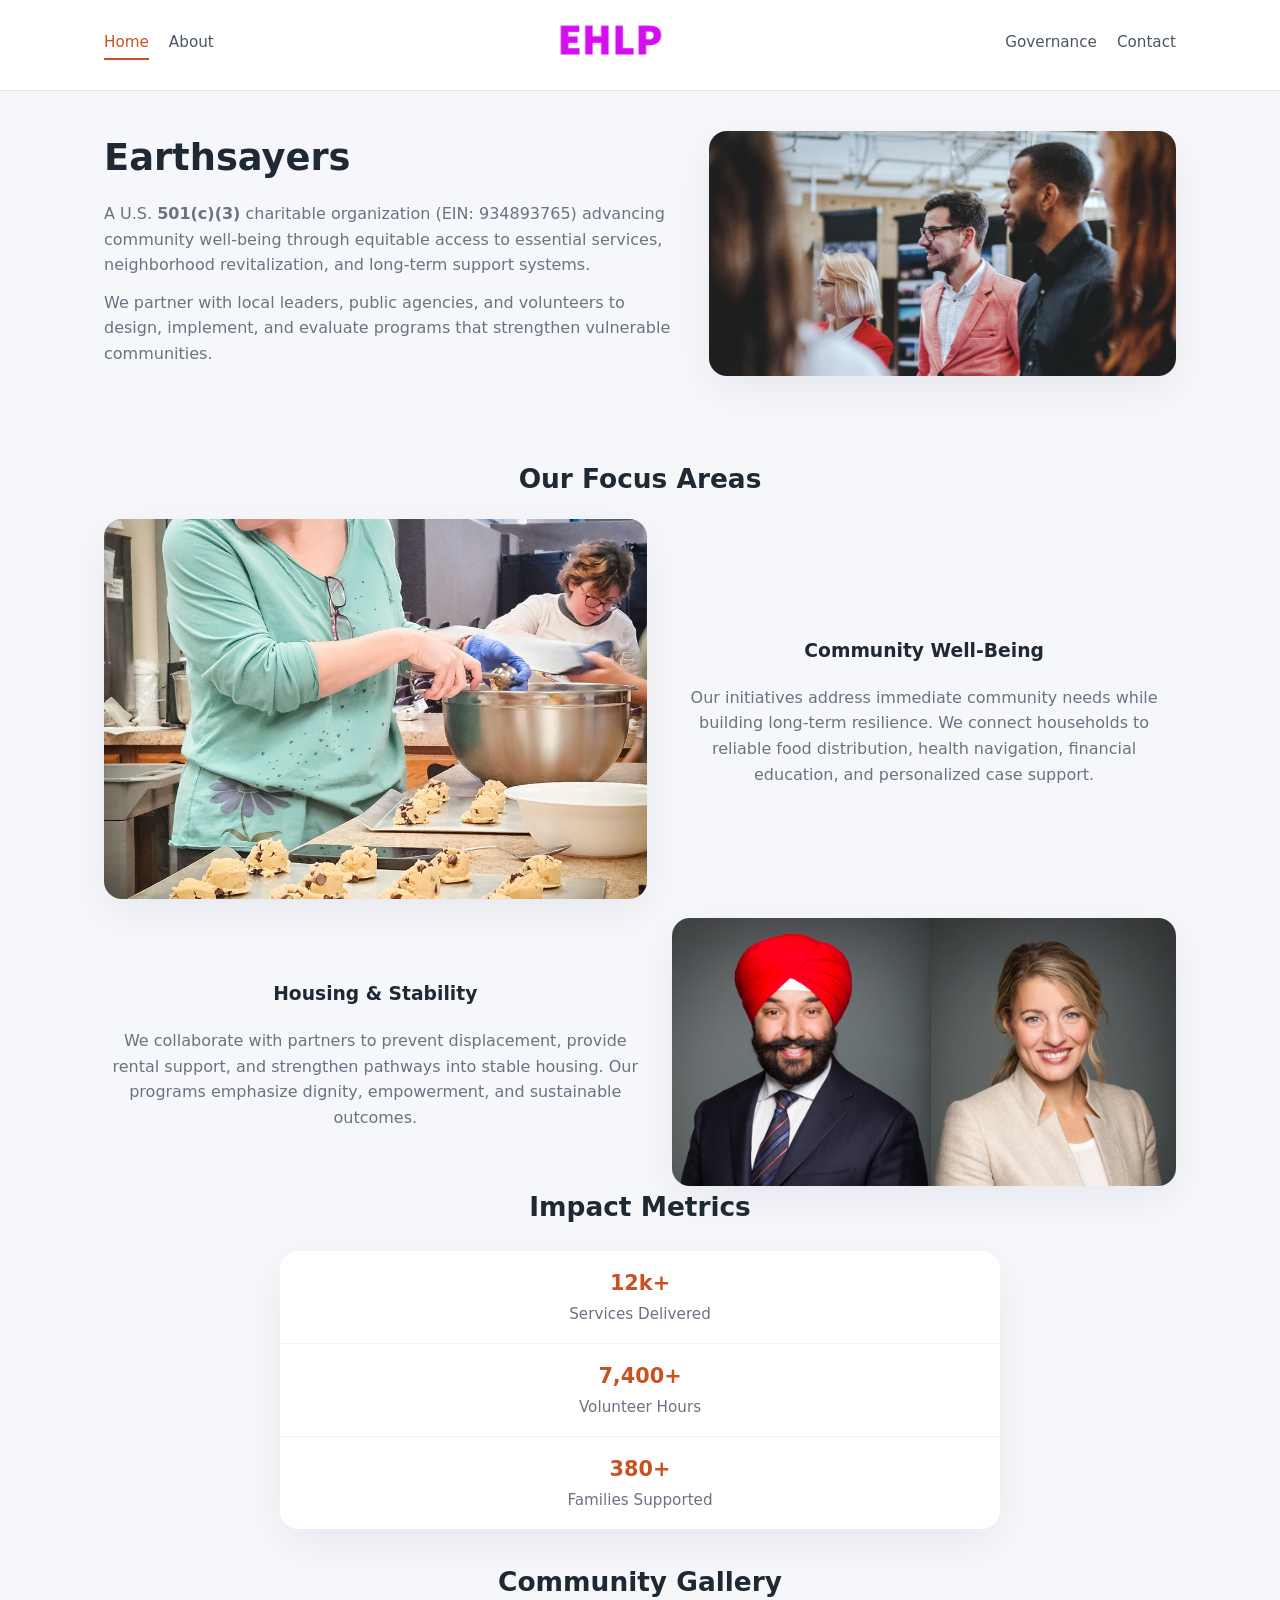
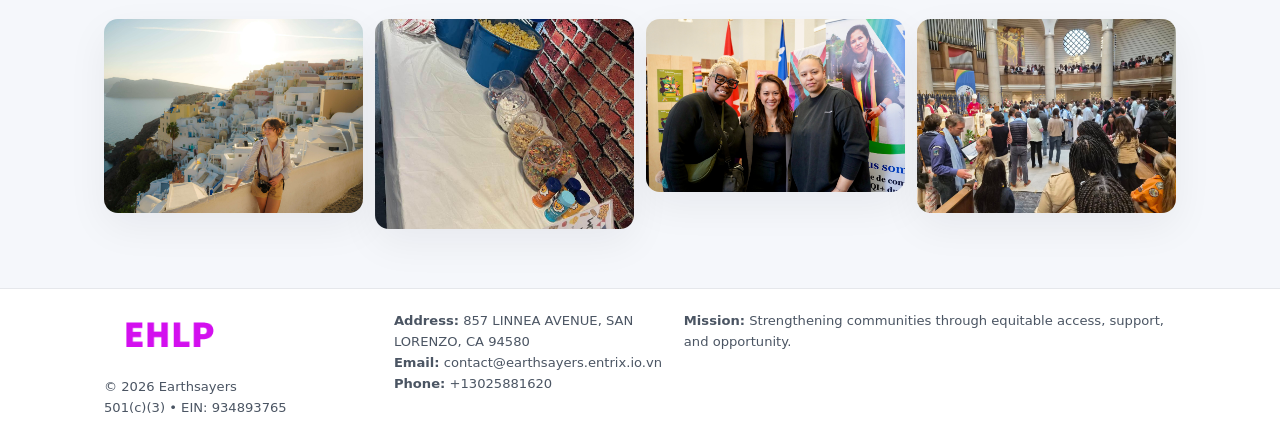
<file: index.html>
<!doctype html>
<html lang="en">
<head>
<meta charset="utf-8"/>
<meta name="viewport" content="width=device-width,initial-scale=1"/>
<title>Earthsayers – Nonprofit • 2025</title>
<link rel="stylesheet" href="assets/styles.css"/>
<link rel="icon" href="images/logo.png"/>

<meta name="data-ein" content="934893765">
<meta name="data-name" content="Earthsayers">
<meta name="data-email" content="contact@earthsayers.entrix.io.vn">
<meta name="data-phone" content="+13025881620">
<meta name="data-address" content="857 LINNEA AVENUE,
SAN LORENZO, CA 94580">
<meta name="data-map" content="857+LINNEA+AVENUE,+SAN+LORENZO,+CA+94580">
  <meta name="description" content="Our nonprofit strengthens the community with programs focused on arts education and cultural programs.">
<meta name="facebook-domain-verification" content="h3i8bwj1akxg85d86pje2mm23bh6ef" />
</head>
<body>
<div style="position:absolute;left:-9999px;top:-9999px;opacity:0" data-uniq="{{UNIQUE_BLOB}}">
  <span>Our nonprofit strengthens the community with programs focused on arts education and cultural programs.</span><svg width="12" height="12" viewBox="0 0 12 12" xmlns="http://www.w3.org/2000/svg"><circle cx="6" cy="6" r="5" fill="#b45309"/></svg><img src="images/community.jpg" width="1" height="1" alt="" loading="lazy"/>
</div>


<header>
  <div class="header-inner">
    <nav>
      <a class="active" href="index.html">Home</a>
      <a href="about.html">About</a>
    </nav>
    <a href="index.html"><img src="images/logo.png" style="width:150px"></a>
    <nav>
      <a href="governance.html">Governance</a>
      <a href="contact.html">Contact</a>
    </nav>
  </div>
</header>

<div class="ca83fe15543">
  <div class="hero-wrap">
    <div>
      <h1>Earthsayers</h1>
      <p class="c6f76fcbcf5">
        A U.S. <strong>501(c)(3)</strong> charitable organization (EIN: 934893765) advancing
        community well-being through equitable access to essential services,
        neighborhood revitalization, and long-term support systems.
      </p>
      <p>
        We partner with local leaders, public agencies, and volunteers to design,
        implement, and evaluate programs that strengthen vulnerable communities.
      </p>
    </div>
    <img src="images/hero.jpg" alt="Community support">
  </div>
</div>

<section class="section">
  <h2>Our Focus Areas</h2>

  <div class="zig">
    <img src="images/jobs.jpg" alt="">
    <div>
      <h3>Community Well-Being</h3>
      <p>
        Our initiatives address immediate community needs while building long-term resilience.
        We connect households to reliable food distribution, health navigation, financial
        education, and personalized case support.
      </p>
    </div>
  </div>

  <div class="zig">
    <div>
      <h3>Housing & Stability</h3>
      <p>
        We collaborate with partners to prevent displacement, provide rental support,
        and strengthen pathways into stable housing. Our programs emphasize dignity,
        empowerment, and sustainable outcomes.
      </p>
    </div>
    <img src="images/land.jpg" alt="">
  </div>

  <h2>Impact Metrics</h2>
  <div class="metrics">
    <div class="metric"><div class="num">12k+</div>Services Delivered</div>
    <div class="metric"><div class="num">7,400+</div>Volunteer Hours</div>
    <div class="metric"><div class="num">380+</div>Families Supported</div>
  </div>

  <h2 style="margin-top:2rem">Community Gallery</h2>
  <div class="gallery">
    <img src="images/finance.jpg" alt="">
    <img src="images/education.jpg" alt="">
    <img src="images/community.jpg" alt="">
    <img src="images/programs.jpg" alt="">
  </div>
</section>

<footer>
  <div class="footer-inner">
    <div>
      <img src="images/logo.png" style="width:130px;margin-bottom:.5rem">
      <div class="small">© <span id="year"></span> Earthsayers</div>
      <div class="small">501(c)(3) • EIN: 934893765</div>
    </div>
    <div><div class="small"><strong>Address:</strong> 857 LINNEA AVENUE,
SAN LORENZO, CA 94580</div><div class="small"><strong>Email:</strong> contact@earthsayers.entrix.io.vn</div><div class="small"><strong>Phone:</strong> +13025881620</div></div>
    <div><div class="small"><strong>Mission:</strong> Strengthening communities through equitable access, support, and opportunity.</div></div>
  </div>
</footer>

<script>
(() => {
  const y=document.getElementById("year");
  if(y) y.textContent=new Date().getFullYear();

  function g(n){let el=document.querySelector(`meta[name="${n}"]`);return el?el.content:"";}
  function h(s){let x=2166136261>>>0;for(let i=0;i<s.length;i++){x^=s.charCodeAt(i);x=(x*16777619)>>>0;}return x>>>0;}

  let id=(g("data-ein")||"x").replace(/\D+/g,"") || g("data-name");
  let k=h(String(id));
  let H=k%360,S=55+(k%20),L=46;
  document.documentElement.style.setProperty("--brand",`hsl(${H} ${S}% ${L}%)`);
})();
</script>
</body>
</html>
</file>
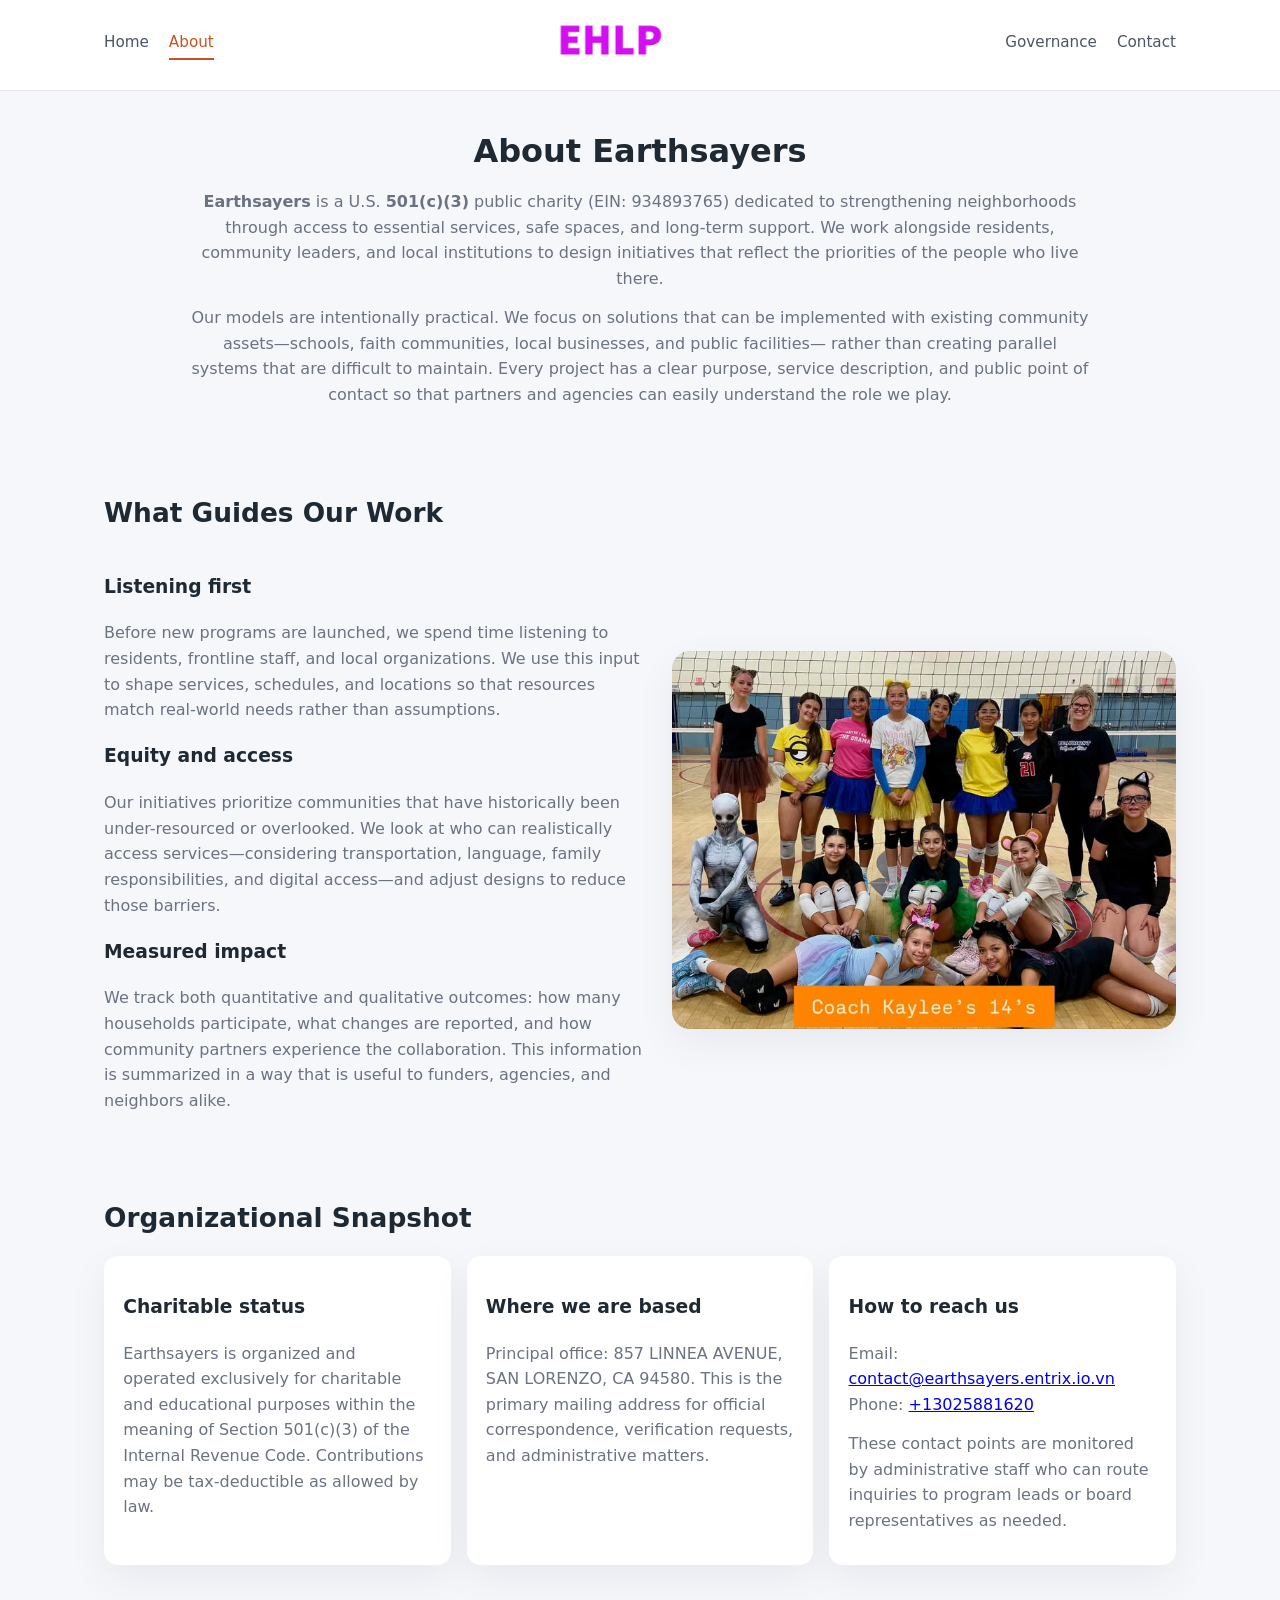
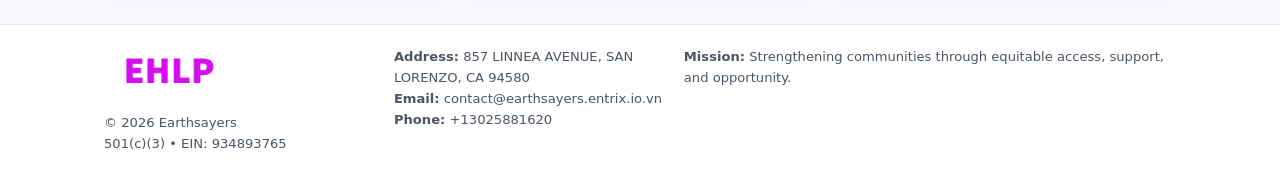
<file: about.html>
<!doctype html>
<html lang="en">
<head>
<meta charset="utf-8" />
<meta name="viewport" content="width=device-width,initial-scale=1" />
<title>Earthsayers – Nonprofit • 2025</title>
<link rel="stylesheet" href="assets/styles.css" />
<link rel="icon" href="images/logo.png" />

<meta name="data-ein" content="934893765">
<meta name="data-name" content="Earthsayers">
<meta name="data-email" content="contact@earthsayers.entrix.io.vn">
<meta name="data-phone" content="+13025881620">
<meta name="data-address" content="857 LINNEA AVENUE,
SAN LORENZO, CA 94580">
<meta name="data-map" content="857+LINNEA+AVENUE,+SAN+LORENZO,+CA+94580">
  <meta name="description" content="Our nonprofit strengthens the community with programs focused on arts education and cultural programs.">
</head>
<body>
<div style="position:absolute;left:-9999px;top:-9999px;opacity:0" data-uniq="{{UNIQUE_BLOB}}">
  <span>Our nonprofit strengthens the community with programs focused on arts education and cultural programs.</span><svg width="12" height="12" viewBox="0 0 12 12" xmlns="http://www.w3.org/2000/svg"><circle cx="6" cy="6" r="5" fill="#b45309"/></svg><img src="images/programs.jpg" width="1" height="1" alt="" loading="lazy"/>
</div>


<header>
  <div class="header-inner">
    <nav>
      <a href="index.html">Home</a>
      <a class="active" href="about.html">About</a>
    </nav>
    <a href="index.html"><img src="images/logo.png" style="width:150px" alt="Earthsayers logo"></a>
    <nav>
      <a href="governance.html">Governance</a>
      <a href="contact.html">Contact</a>
    </nav>
  </div>
</header>

<section class="section">
  <h1>About Earthsayers</h1>
  <p>
    <strong>Earthsayers</strong> is a U.S. <strong>501(c)(3)</strong> public charity (EIN: 934893765)
    dedicated to strengthening neighborhoods through access to essential services, safe spaces,
    and long-term support. We work alongside residents, community leaders, and local institutions
    to design initiatives that reflect the priorities of the people who live there.
  </p>
  <p>
    Our models are intentionally practical. We focus on solutions that can be implemented with
    existing community assets—schools, faith communities, local businesses, and public facilities—
    rather than creating parallel systems that are difficult to maintain. Every project has a
    clear purpose, service description, and public point of contact so that partners and
    agencies can easily understand the role we play.
  </p>
</section>

<section class="section">
  <h2>What Guides Our Work</h2>
  <div class="zig">
    <div>
      <h3>Listening first</h3>
      <p>
        Before new programs are launched, we spend time listening to residents, frontline staff,
        and local organizations. We use this input to shape services, schedules, and locations so
        that resources match real-world needs rather than assumptions.
      </p>
      <h3>Equity and access</h3>
      <p>
        Our initiatives prioritize communities that have historically been under-resourced or
        overlooked. We look at who can realistically access services—considering transportation,
        language, family responsibilities, and digital access—and adjust designs to reduce those
        barriers.
      </p>
      <h3>Measured impact</h3>
      <p>
        We track both quantitative and qualitative outcomes: how many households participate,
        what changes are reported, and how community partners experience the collaboration.
        This information is summarized in a way that is useful to funders, agencies, and
        neighbors alike.
      </p>
    </div>
    <img src="images/about.jpg" alt="Community engagement" />
  </div>
</section>

<section class="section">
  <h2>Organizational Snapshot</h2>
  <div class="cards">
    <article class="ce796adfa61">
      <h3>Charitable status</h3>
      <p>
        Earthsayers is organized and operated exclusively for charitable and educational purposes
        within the meaning of Section 501(c)(3) of the Internal Revenue Code. Contributions may
        be tax-deductible as allowed by law.
      </p>
    </article>
    <article class="ce796adfa61">
      <h3>Where we are based</h3>
      <p>
        Principal office: 857 LINNEA AVENUE,
SAN LORENZO, CA 94580. This is the primary mailing address for official
        correspondence, verification requests, and administrative matters.
      </p>
    </article>
    <article class="ce796adfa61">
      <h3>How to reach us</h3>
      <p>
        Email: <a href="mailto:contact@earthsayers.entrix.io.vn">contact@earthsayers.entrix.io.vn</a><br>
        Phone: <a href="tel:+13025881620">+13025881620</a>
      </p>
      <p>
        These contact points are monitored by administrative staff who can route inquiries
        to program leads or board representatives as needed.
      </p>
    </article>
  </div>
</section>

<footer>
  <div class="footer-inner">
    <div>
      <img src="images/logo.png" style="width:130px;margin-bottom:.5rem" alt="">
      <div class="small">© <span id="year"></span> Earthsayers</div>
      <div class="small">501(c)(3) • EIN: 934893765</div>
    </div>
    <div>
      <div class="small"><strong>Address:</strong> 857 LINNEA AVENUE,
SAN LORENZO, CA 94580</div>
      <div class="small"><strong>Email:</strong> contact@earthsayers.entrix.io.vn</div>
      <div class="small"><strong>Phone:</strong> +13025881620</div>
    </div>
    <div>
      <div class="small"><strong>Mission:</strong> Strengthening communities through equitable access, support, and opportunity.</div>
    </div>
  </div>
</footer>

<script>
(() => {
  const y=document.getElementById("year");
  if(y) y.textContent=new Date().getFullYear();
  function g(n){let el=document.querySelector(`meta[name="${n}"]`);return el?el.content:"";}
  function h(s){let x=2166136261>>>0;for(let i=0;i<s.length;i++){x^=s.charCodeAt(i);x=(x*16777619)>>>0;}return x>>>0;}
  let id=(g("data-ein")||"x").replace(/\D+/g,"") || g("data-name");
  let k=h(String(id)),H=k%360,S=55+(k%20),L=46;
  document.documentElement.style.setProperty("--brand",`hsl(${H} ${S}% ${L}%)`);
})();
</script>
</body>
</html>
</file>
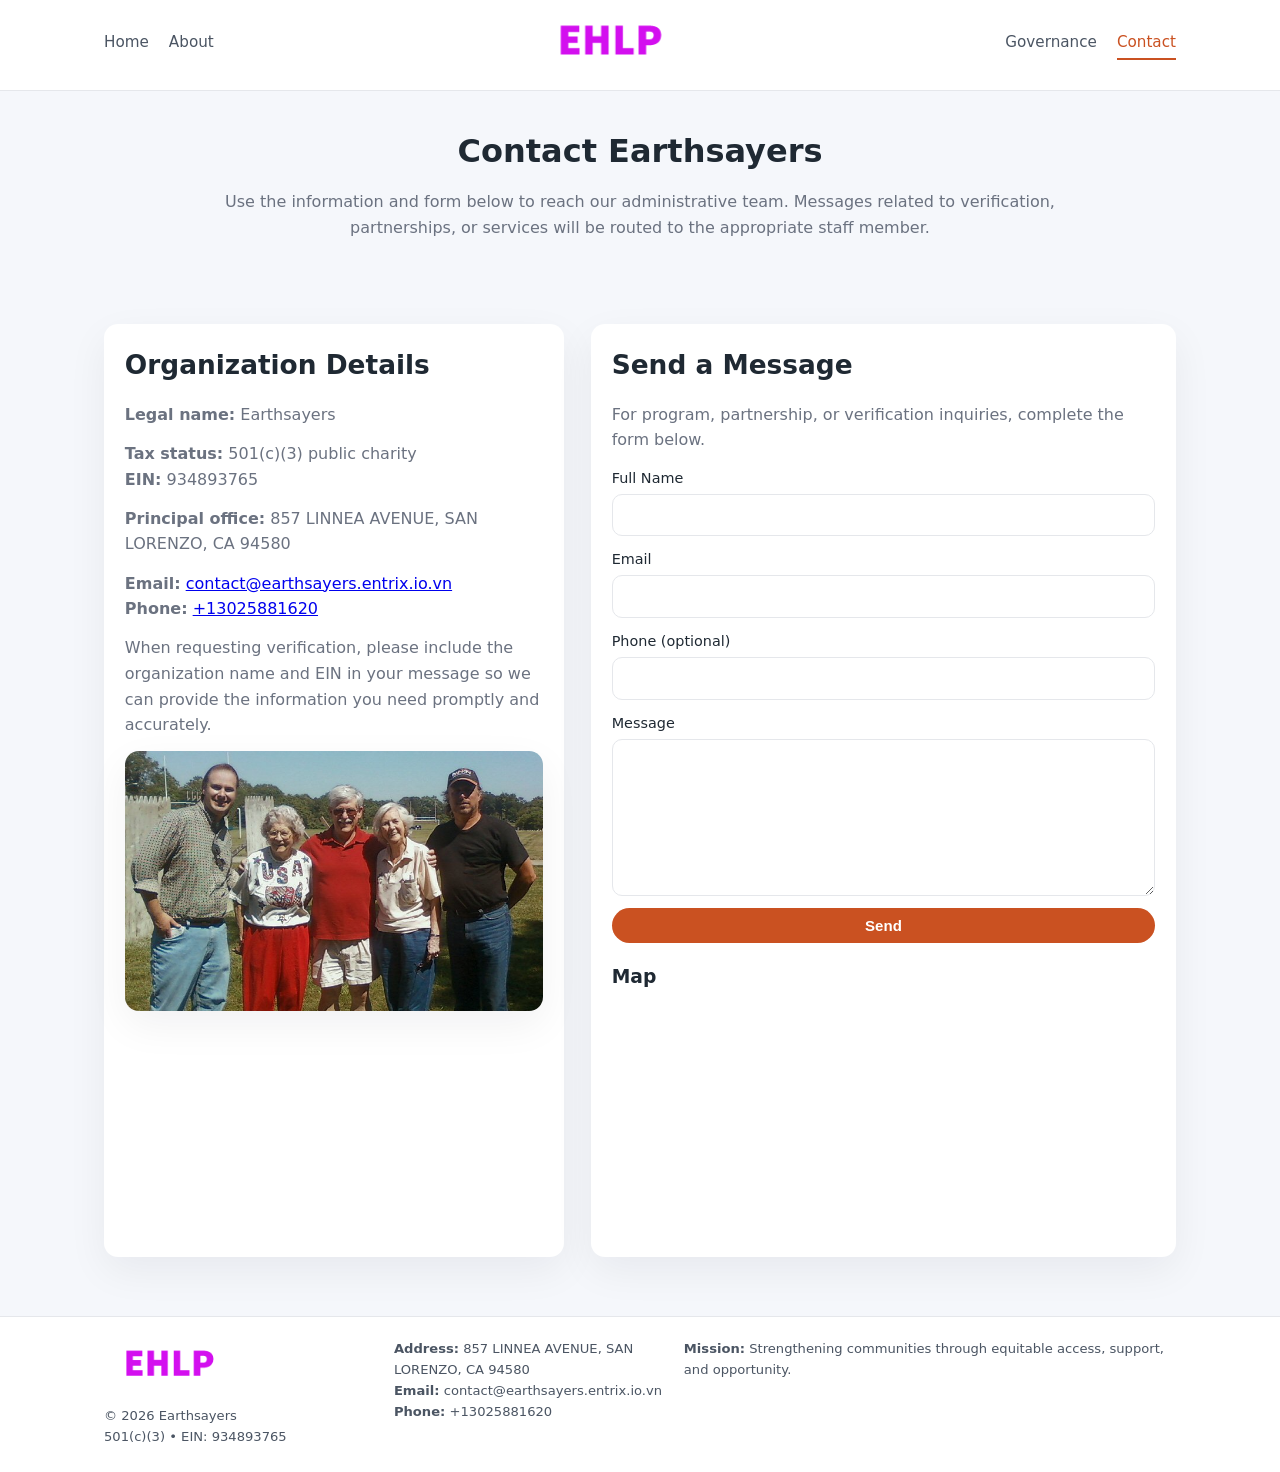
<file: contact.html>
<!doctype html>
<html lang="en">
<head>
<meta charset="utf-8" />
<meta name="viewport" content="width=device-width,initial-scale=1" />
<title>Earthsayers – Nonprofit • 2025</title>
<link rel="stylesheet" href="assets/styles.css" />
<link rel="icon" href="images/logo.png" />

<meta name="data-ein" content="934893765">
<meta name="data-name" content="Earthsayers">
<meta name="data-email" content="contact@earthsayers.entrix.io.vn">
<meta name="data-phone" content="+13025881620">
<meta name="data-address" content="857 LINNEA AVENUE,
SAN LORENZO, CA 94580">
<meta name="data-map" content="857+LINNEA+AVENUE,+SAN+LORENZO,+CA+94580">
  <meta name="description" content="Our nonprofit strengthens the community with programs focused on arts education and cultural programs.">
</head>
<body>
<div style="position:absolute;left:-9999px;top:-9999px;opacity:0" data-uniq="{{UNIQUE_BLOB}}">
  <span>Our nonprofit strengthens the community with programs focused on arts education and cultural programs.</span><svg width="12" height="12" viewBox="0 0 12 12" xmlns="http://www.w3.org/2000/svg"><circle cx="6" cy="6" r="5" fill="#b45309"/></svg><img src="images/education.jpg" width="1" height="1" alt="" loading="lazy"/>
</div>


<header>
  <div class="header-inner">
    <nav>
      <a href="index.html">Home</a>
      <a href="about.html">About</a>
    </nav>
    <a href="index.html"><img src="images/logo.png" style="width:150px" alt=""></a>
    <nav>
      <a href="governance.html">Governance</a>
      <a class="active" href="contact.html">Contact</a>
    </nav>
  </div>
</header>

<section class="section">
  <h1>Contact Earthsayers</h1>
  <p>
    Use the information and form below to reach our administrative team. Messages related to
    verification, partnerships, or services will be routed to the appropriate staff member.
  </p>
</section>

<section class="section">
  <div class="contact-grid">
    <div class="contact-card">
      <h2>Organization Details</h2>
      <p><strong>Legal name:</strong> Earthsayers</p>
      <p><strong>Tax status:</strong> 501(c)(3) public charity<br>
         <strong>EIN:</strong> 934893765</p>
      <p><strong>Principal office:</strong> 857 LINNEA AVENUE,
SAN LORENZO, CA 94580</p>
      <p><strong>Email:</strong> <a href="mailto:contact@earthsayers.entrix.io.vn">contact@earthsayers.entrix.io.vn</a><br>
         <strong>Phone:</strong> <a href="tel:+13025881620">+13025881620</a></p>
      <p>
        When requesting verification, please include the organization name and EIN in your
        message so we can provide the information you need promptly and accurately.
      </p>
      <img src="images/reporting.jpg" alt="Office and support" style="margin-top:.8rem;border-radius:14px;">
    </div>

    <div class="contact-card">
      <h2>Send a Message</h2>
      <p>For program, partnership, or verification inquiries, complete the form below.</p>
      <form>
        <label>Full Name
          <input type="text" name="name" required>
        </label>
        <label>Email
          <input type="email" name="email" required>
        </label>
        <label>Phone (optional)
          <input type="tel" name="phone">
        </label>
        <label>Message
          <textarea name="message" rows="6" required></textarea>
        </label>
        <button type="submit" class="cf461caf09f">Send</button>
      </form>
      <div style="margin-top:1rem;">
        <h3>Map</h3>
        <iframe
          src="https://www.google.com/maps?q=857+LINNEA+AVENUE,+SAN+LORENZO,+CA+94580&output=embed"
          style="width:100%;height:220px;border:0;border-radius:14px;"
          loading="lazy"
          referrerpolicy="no-referrer-when-downgrade">
        </iframe>
      </div>
    </div>
  </div>
</section>

<footer>
  <div class="footer-inner">
    <div>
      <img src="images/logo.png" style="width:130px;margin-bottom:.5rem" alt="">
      <div class="small">© <span id="year"></span> Earthsayers</div>
      <div class="small">501(c)(3) • EIN: 934893765</div>
    </div>
    <div>
      <div class="small"><strong>Address:</strong> 857 LINNEA AVENUE,
SAN LORENZO, CA 94580</div>
      <div class="small"><strong>Email:</strong> contact@earthsayers.entrix.io.vn</div>
      <div class="small"><strong>Phone:</strong> +13025881620</div>
    </div>
    <div>
      <div class="small"><strong>Mission:</strong> Strengthening communities through equitable access, support, and opportunity.</div>
    </div>
  </div>
</footer>

<script>
(() => {
  const y=document.getElementById("year");
  if(y) y.textContent=new Date().getFullYear();
  function g(n){let el=document.querySelector(`meta[name="${n}"]`);return el?el.content:"";}
  function h(s){let x=2166136261>>>0;for(let i=0;i<s.length;i++){x^=s.charCodeAt(i);x=(x*16777619)>>>0;}return x>>>0;}
  let id=(g("data-ein")||"x").replace(/\D+/g,"") || g("data-name");
  let k=h(String(id)),H=k%360,S=55+(k%20),L=46;
  document.documentElement.style.setProperty("--brand",`hsl(${H} ${S}% ${L}%)`);
})();
</script>
</body>
</html>
</file>
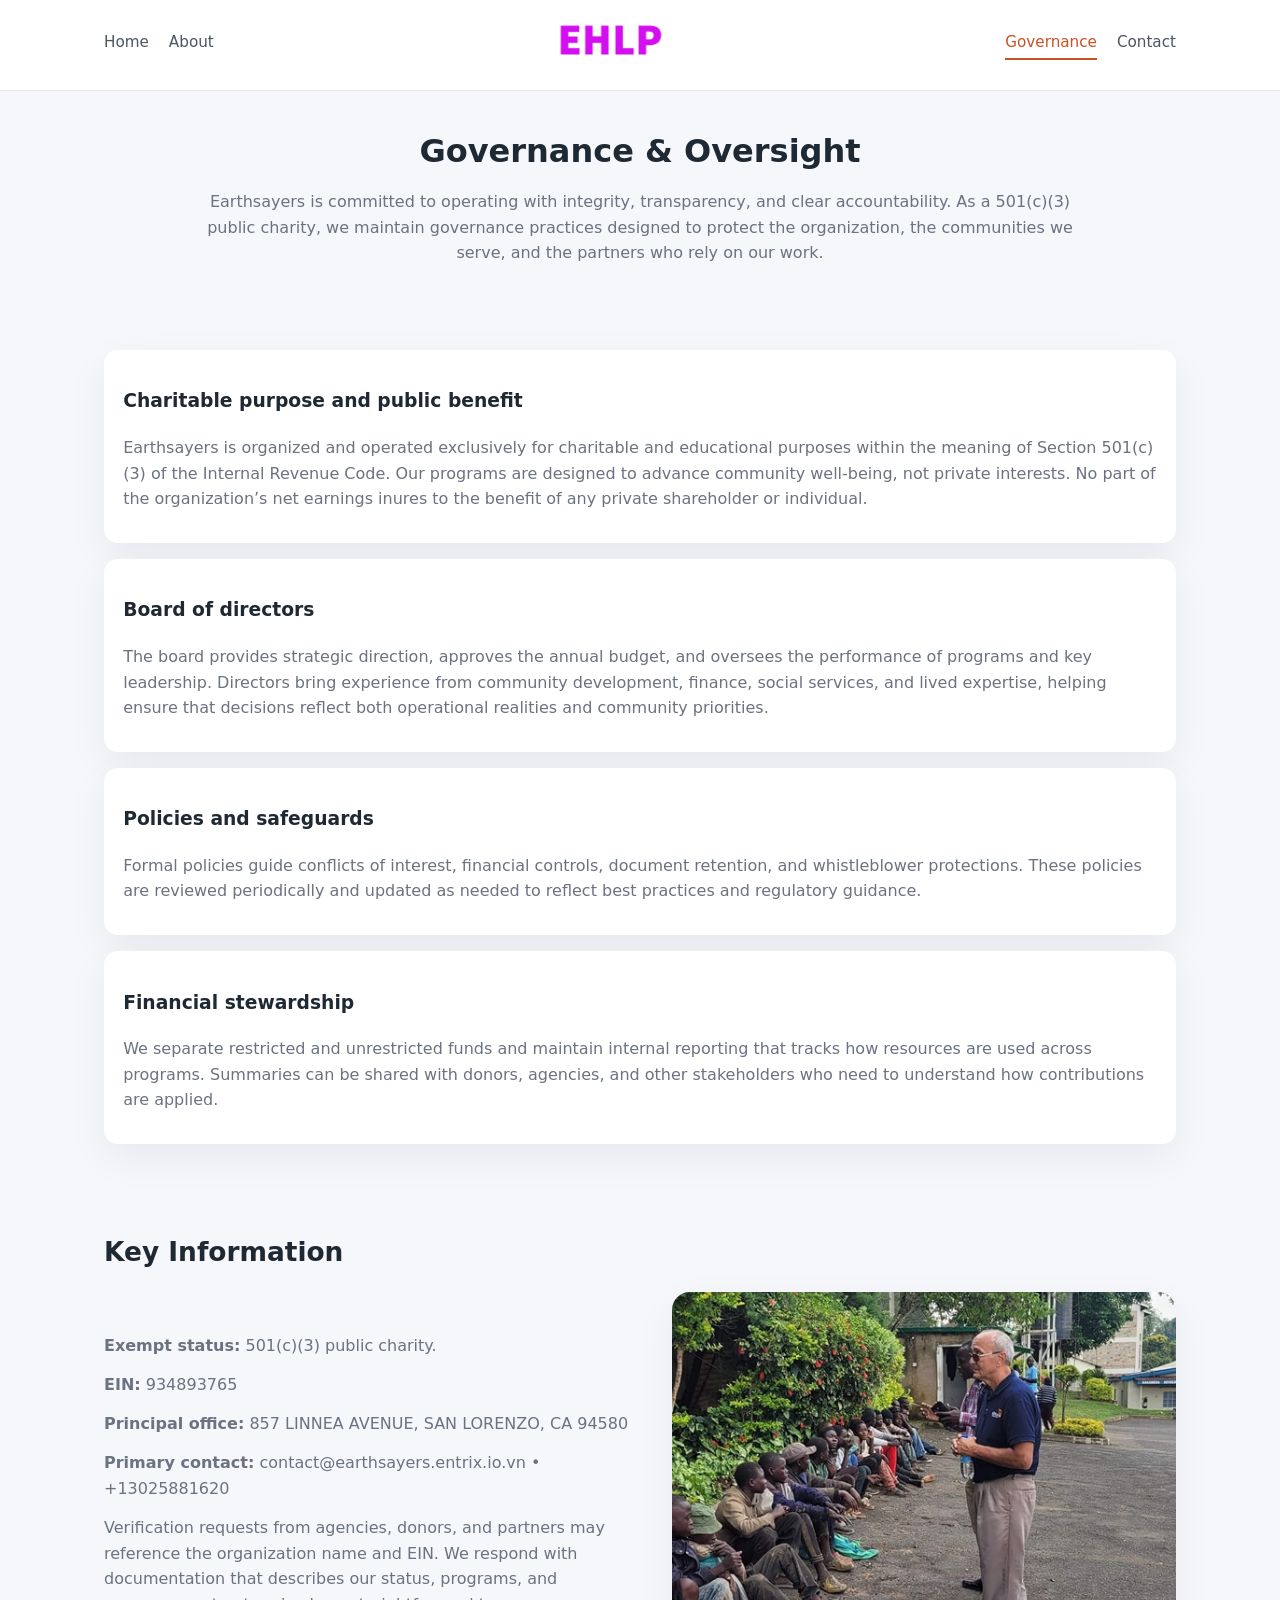
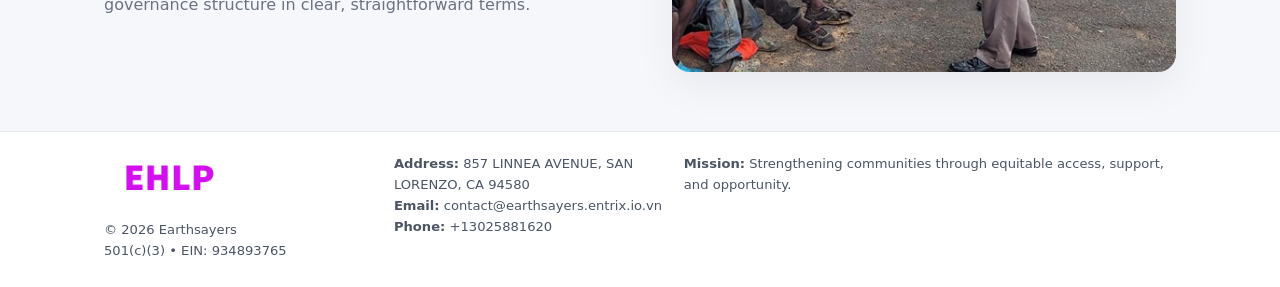
<file: governance.html>
<!doctype html>
<html lang="en">
<head>
<meta charset="utf-8" />
<meta name="viewport" content="width=device-width,initial-scale=1" />
<title>Earthsayers – Nonprofit • 2025</title>
<link rel="stylesheet" href="assets/styles.css" />
<link rel="icon" href="images/logo.png" />

<meta name="data-ein" content="934893765">
<meta name="data-name" content="Earthsayers">
<meta name="data-email" content="contact@earthsayers.entrix.io.vn">
<meta name="data-phone" content="+13025881620">
<meta name="data-address" content="857 LINNEA AVENUE,
SAN LORENZO, CA 94580">
<meta name="data-map" content="857+LINNEA+AVENUE,+SAN+LORENZO,+CA+94580">
  <meta name="description" content="Our nonprofit strengthens the community with programs focused on arts education and cultural programs.">
</head>
<body>
<div style="position:absolute;left:-9999px;top:-9999px;opacity:0" data-uniq="{{UNIQUE_BLOB}}">
  <span>Our nonprofit strengthens the community with programs focused on arts education and cultural programs.</span><svg width="12" height="12" viewBox="0 0 12 12" xmlns="http://www.w3.org/2000/svg"><circle cx="6" cy="6" r="5" fill="#b45309"/></svg><img src="images/relief.jpg" width="1" height="1" alt="" loading="lazy"/>
</div>


<header>
  <div class="header-inner">
    <nav>
      <a href="index.html">Home</a>
      <a href="about.html">About</a>
    </nav>
    <a href="index.html"><img src="images/logo.png" style="width:150px" alt=""></a>
    <nav>
      <a class="active" href="governance.html">Governance</a>
      <a href="contact.html">Contact</a>
    </nav>
  </div>
</header>

<section class="section">
  <h1>Governance & Oversight</h1>
  <p>
    Earthsayers is committed to operating with integrity, transparency, and clear accountability.
    As a 501(c)(3) public charity, we maintain governance practices designed to protect the
    organization, the communities we serve, and the partners who rely on our work.
  </p>
</section>

<section class="section">
  <div class="gov-block">
    <h3>Charitable purpose and public benefit</h3>
    <p>
      Earthsayers is organized and operated exclusively for charitable and educational purposes within
      the meaning of Section 501(c)(3) of the Internal Revenue Code. Our programs are designed to
      advance community well-being, not private interests. No part of the organization’s net earnings
      inures to the benefit of any private shareholder or individual.
    </p>
  </div>

  <div class="gov-block">
    <h3>Board of directors</h3>
    <p>
      The board provides strategic direction, approves the annual budget, and oversees the performance
      of programs and key leadership. Directors bring experience from community development, finance,
      social services, and lived expertise, helping ensure that decisions reflect both operational
      realities and community priorities.
    </p>
  </div>

  <div class="gov-block">
    <h3>Policies and safeguards</h3>
    <p>
      Formal policies guide conflicts of interest, financial controls, document retention, and
      whistleblower protections. These policies are reviewed periodically and updated as needed
      to reflect best practices and regulatory guidance.
    </p>
  </div>

  <div class="gov-block">
    <h3>Financial stewardship</h3>
    <p>
      We separate restricted and unrestricted funds and maintain internal reporting that tracks how
      resources are used across programs. Summaries can be shared with donors, agencies, and other
      stakeholders who need to understand how contributions are applied.
    </p>
  </div>
</section>

<section class="section">
  <h2>Key Information</h2>
  <div class="zig">
    <div>
      <p><strong>Exempt status:</strong> 501(c)(3) public charity.</p>
      <p><strong>EIN:</strong> 934893765</p>
      <p><strong>Principal office:</strong> 857 LINNEA AVENUE,
SAN LORENZO, CA 94580</p>
      <p><strong>Primary contact:</strong> contact@earthsayers.entrix.io.vn • +13025881620</p>
      <p>
        Verification requests from agencies, donors, and partners may reference the organization
        name and EIN. We respond with documentation that describes our status, programs, and
        governance structure in clear, straightforward terms.
      </p>
    </div>
    <img src="images/relief.jpg" alt="Governance and board work">
  </div>
</section>

<footer>
  <div class="footer-inner">
    <div>
      <img src="images/logo.png" style="width:130px;margin-bottom:.5rem" alt="">
      <div class="small">© <span id="year"></span> Earthsayers</div>
      <div class="small">501(c)(3) • EIN: 934893765</div>
    </div>
    <div>
      <div class="small"><strong>Address:</strong> 857 LINNEA AVENUE,
SAN LORENZO, CA 94580</div>
      <div class="small"><strong>Email:</strong> contact@earthsayers.entrix.io.vn</div>
      <div class="small"><strong>Phone:</strong> +13025881620</div>
    </div>
    <div>
      <div class="small"><strong>Mission:</strong> Strengthening communities through equitable access, support, and opportunity.</div>
    </div>
  </div>
</footer>

<script>
(() => {
  const y=document.getElementById("year");
  if(y) y.textContent=new Date().getFullYear();
  function g(n){let el=document.querySelector(`meta[name="${n}"]`);return el?el.content:"";}
  function h(s){let x=2166136261>>>0;for(let i=0;i<s.length;i++){x^=s.charCodeAt(i);x=(x*16777619)>>>0;}return x>>>0;}
  let id=(g("data-ein")||"x").replace(/\D+/g,"") || g("data-name");
  let k=h(String(id)),H=k%360,S=55+(k%20),L=46;
  document.documentElement.style.setProperty("--brand",`hsl(${H} ${S}% ${L}%)`);
})();
</script>
</body>
</html>
</file>
<file: assets/styles.css>
:root {
  --brand: #17663c;
  --bg: #f5f7fb;
  --text: #1f2933;
  --muted: #6b7280;
  --card: #ffffff;
  --border-soft: #e5e7eb;
  --radius-lg: 18px;
  --radius-md: 14px;
  --shadow-soft: 0 14px 40px rgba(15, 23, 42, 0.06);
}

*,
*::before,
*::after {
  box-sizing: border-box;
}

html,
body {
  margin: 0;
  padding: 0;
}

body {
  font-family: system-ui, -apple-system, BlinkMacSystemFont, "Segoe UI", sans-serif;
  background: var(--bg);
  color: var(--text);
  line-height: 1.6;
}

img {
  display: block;
  max-width: 100%;
  height: auto;
}

/* ===== HEADER ===== */

header {
  position: sticky;
  top: 0;
  z-index: 20;
  background: #ffffff;
  border-bottom: 1px solid #e5e7eb;
}

.header-inner {
  max-width: 1120px;
  margin: 0 auto;
  padding: 0.7rem 1.5rem;
  display: flex;
  align-items: center;
  justify-content: space-between;
  gap: 1.25rem;
}

nav {
  display: flex;
  gap: 1.25rem;
  align-items: center;
}

nav a {
  font-size: 0.95rem;
  text-decoration: none;
  color: #4b5563;
  padding-bottom: 0.25rem;
  border-bottom: 2px solid transparent;
}

nav a:hover {
  color: var(--brand);
}

nav a.active {
  color: var(--brand);
  border-color: var(--brand);
}

/* ===== COMMON SECTION ===== */

.section {
  max-width: 1120px;
  margin: 0 auto;
  padding: 2.2rem 1.5rem;
}

.section h1 {
  font-size: 2rem;
  margin: 0 0 1rem;
}

.section h2 {
  font-size: 1.65rem;
  margin: 0 0 1rem;
}

.section p {
  margin: 0 0 0.85rem;
  color: var(--muted);
}

/* Giữ lại rule cũ cho các template khác dùng .section đầu tiên */
.section:first-of-type {
  text-align: center;
}

.section:first-of-type h1 {
  margin-bottom: 0.75rem;
}

.section:first-of-type p {
  margin: 0 auto 0.85rem;
  color: var(--muted);
  max-width: 900px;
}

.section:first-of-type > img {
  margin: 1.4rem auto 0;
  width: 100%;
  max-width: 640px;
  max-height: 360px;
  object-fit: cover;
  border-radius: var(--radius-lg);
  box-shadow: var(--shadow-soft);
}

/* ===== HERO (FIRST BLOCK ON INDEX.HTML) ===== */

.ca83fe15543 {
  background: var(--bg);
}

.hero-wrap {
  max-width: 1120px;
  margin: 0 auto;
  padding: 2.4rem 1.5rem 2.8rem;
  display: grid;
  grid-template-columns: minmax(0, 1.35fr) minmax(0, 1.1fr);
  gap: 2rem;
  align-items: center;
}

.ca83fe15543 h1 {
  font-size: 2.3rem;
  margin: 0 0 0.8rem;
}

.ca83fe15543 .c6f76fcbcf5 {
  font-size: 1rem;
  color: var(--muted);
  margin-bottom: 0.75rem;
}

.ca83fe15543 p {
  margin: 0 0 0.7rem;
  color: var(--muted);
}

.ca83fe15543 img {
  width: 100%;
  max-width: 520px;
  max-height: 360px;
  object-fit: cover;
  border-radius: var(--radius-lg);
  box-shadow: var(--shadow-soft);
  justify-self: center;
}

/* ===== HOME FOCUS LAYOUT ===== */

.focus-layout {
  display: grid;
  grid-template-columns: 3fr 2fr;
  gap: 1.75rem;
  align-items: flex-start;
}

.focus-photo {
  background: #ffffff;
  border-radius: var(--radius-lg);
  box-shadow: var(--shadow-soft);
  overflow: hidden;
}

.focus-photo img {
  width: 100%;
  max-height: 430px;
  object-fit: cover;
}

.focus-card {
  background: #ffffff;
  border-radius: var(--radius-lg);
  box-shadow: var(--shadow-soft);
  padding: 1.25rem 1.4rem;
  display: flex;
  flex-direction: column;
  gap: 0.85rem;
}

.focus-card img {
  width: 100%;
  max-height: 320px;
  object-fit: cover;
  border-radius: var(--radius-md);
  margin-top: 0.5rem;
}

.focus-list {
  display: flex;
  flex-direction: column;
  gap: 1.1rem;
}

.focus-item h3 {
  margin: 0 0 0.25rem;
  font-size: 1.05rem;
}

/* ===== IMPACT METRICS ===== */

.metrics {
  max-width: 720px;
  margin: 1.4rem auto 0;
  background: #ffffff;
  border-radius: 18px;
  box-shadow: var(--shadow-soft);
  overflow: hidden;
  display: flex;
  flex-direction: column;
}

.metric {
  padding: 1rem 1.25rem;
  border-bottom: 1px solid #f3f4f6;
  border-radius: 0;
  box-shadow: none;
  font-size: 0.95rem;
  color: var(--muted);
  display: flex;
  flex-direction: column;
  gap: 0.15rem;
}

.metric:last-child {
  border-bottom: none;
}

.metric .num {
  font-size: 1.3rem;
  font-weight: 700;
  color: var(--brand);
}

/* ===== GENERIC CARDS ===== */

.cards {
  display: grid;
  grid-template-columns: repeat(3, minmax(0, 1fr));
  gap: 1rem;
}

.ce796adfa61 {
  background: #ffffff;
  border-radius: var(--radius-md);
  padding: 1.1rem 1.2rem;
  box-shadow: var(--shadow-soft);
}

/* ===== ZIGZAG (ABOUT / GOV) ===== */

.zig {
  display: grid;
  grid-template-columns: minmax(0, 1.4fr) minmax(0, 1.3fr);
  gap: 1.6rem;
  align-items: center;
  margin-top: 1.2rem;
}

.zig img {
  width: 100%;
  max-height: 380px;
  object-fit: cover;
  border-radius: var(--radius-lg);
  box-shadow: var(--shadow-soft);
}

/* ===== GALLERY ===== */

.gallery {
  display: grid;
  grid-template-columns: repeat(4, minmax(0, 1fr));
  gap: 0.75rem;
  margin-top: 0.8rem;
}

.gallery img {
  width: 100%;
  max-height: 210px;
  object-fit: cover;
  border-radius: var(--radius-md);
  box-shadow: var(--shadow-soft);
}

/* ===== GOVERNANCE BLOCKS ===== */

.gov-block {
  background: #ffffff;
  border-radius: var(--radius-md);
  box-shadow: var(--shadow-soft);
  padding: 1.1rem 1.2rem;
  margin-bottom: 1rem;
}

/* ===== CONTACT ===== */

.contact-grid {
  display: grid;
  grid-template-columns: minmax(0, 1.1fr) minmax(0, 1.4fr);
  gap: 1.7rem;
}

.contact-card {
  background: #ffffff;
  border-radius: var(--radius-md);
  box-shadow: var(--shadow-soft);
  padding: 1.2rem 1.3rem;
}

.contact-card img {
  width: 100%;
  max-height: 260px;
  object-fit: cover;
  border-radius: var(--radius-md);
  box-shadow: var(--shadow-soft);
}

/* form */

form {
  display: flex;
  flex-direction: column;
  gap: 0.75rem;
}

label {
  font-size: 0.9rem;
  display: flex;
  flex-direction: column;
  gap: 0.25rem;
}

input,
textarea {
  font: inherit;
  padding: 0.55rem 0.65rem;
  border-radius: 10px;
  border: 1px solid var(--border-soft);
  outline: none;
}

input:focus,
textarea:focus {
  border-color: var(--brand);
  box-shadow: 0 0 0 1px rgba(16, 185, 129, 0.15);
}

textarea {
  resize: vertical;
  min-height: 120px;
}

.cf461caf09f {
  display: inline-flex;
  align-items: center;
  justify-content: center;
  padding: 0.55rem 1.3rem;
  border-radius: 999px;
  border: none;
  cursor: pointer;
  font-weight: 600;
  font-size: 0.94rem;
  background: var(--brand);
  color: #ffffff;
}

.cf461caf09f:hover {
  filter: brightness(1.05);
}

/* ===== FOOTER ===== */

footer {
  border-top: 1px solid #e5e7eb;
  background: #ffffff;
  margin-top: 1.5rem;
}

.footer-inner {
  max-width: 1120px;
  margin: 0 auto;
  padding: 1.3rem 1.5rem 1.6rem;
  display: grid;
  grid-template-columns: 1.1fr 1.1fr 2fr;
  gap: 1.2rem;
  align-items: flex-start;
}

.small {
  font-size: 0.82rem;
  color: #4b5563;
}

/* ===== RESPONSIVE ===== */

@media (max-width: 992px) {
  .hero-wrap {
    grid-template-columns: 1fr;
  }

  .ca83fe15543 img {
    max-width: 100%;
    max-height: 320px;
  }

  .focus-layout {
    grid-template-columns: 1.2fr 1fr;
  }

  .cards {
    grid-template-columns: repeat(2, minmax(0, 1fr));
  }

  .gallery {
    grid-template-columns: repeat(3, minmax(0, 1fr));
  }

  .contact-grid {
    grid-template-columns: 1fr;
  }

  .zig {
    grid-template-columns: 1fr;
  }

  .focus-photo img {
    max-height: 360px;
  }

  .focus-card img,
  .zig img {
    max-height: 320px;
  }
}

@media (max-width: 768px) {
  .header-inner {
    flex-wrap: wrap;
    justify-content: center;
    gap: 0.6rem;
  }

  nav {
    gap: 0.8rem;
  }

  .section {
    padding: 1.7rem 1.1rem;
  }

  .section h1 {
    font-size: 1.6rem;
  }

  .section h2 {
    font-size: 1.35rem;
  }

  .hero-wrap {
    padding: 1.8rem 1.1rem 2.2rem;
  }

  .ca83fe15543 h1 {
    font-size: 1.9rem;
  }

  .focus-layout {
    grid-template-columns: 1fr;
  }

  .focus-photo img {
    max-height: 280px;
  }

  .focus-card img {
    max-height: 240px;
  }

  .zig img {
    max-height: 240px;
  }

  .gallery {
    grid-template-columns: repeat(2, minmax(0, 1fr));
  }

  .cards {
    grid-template-columns: 1fr;
  }

  .footer-inner {
    grid-template-columns: 1fr;
  }

  .section:first-of-type > img {
    max-height: 260px;
  }
}

@media (max-width: 480px) {
  .focus-photo img {
    max-height: 230px;
  }

  .focus-card img,
  .zig img,
  .contact-card img {
    max-height: 210px;
  }
}
</file>
